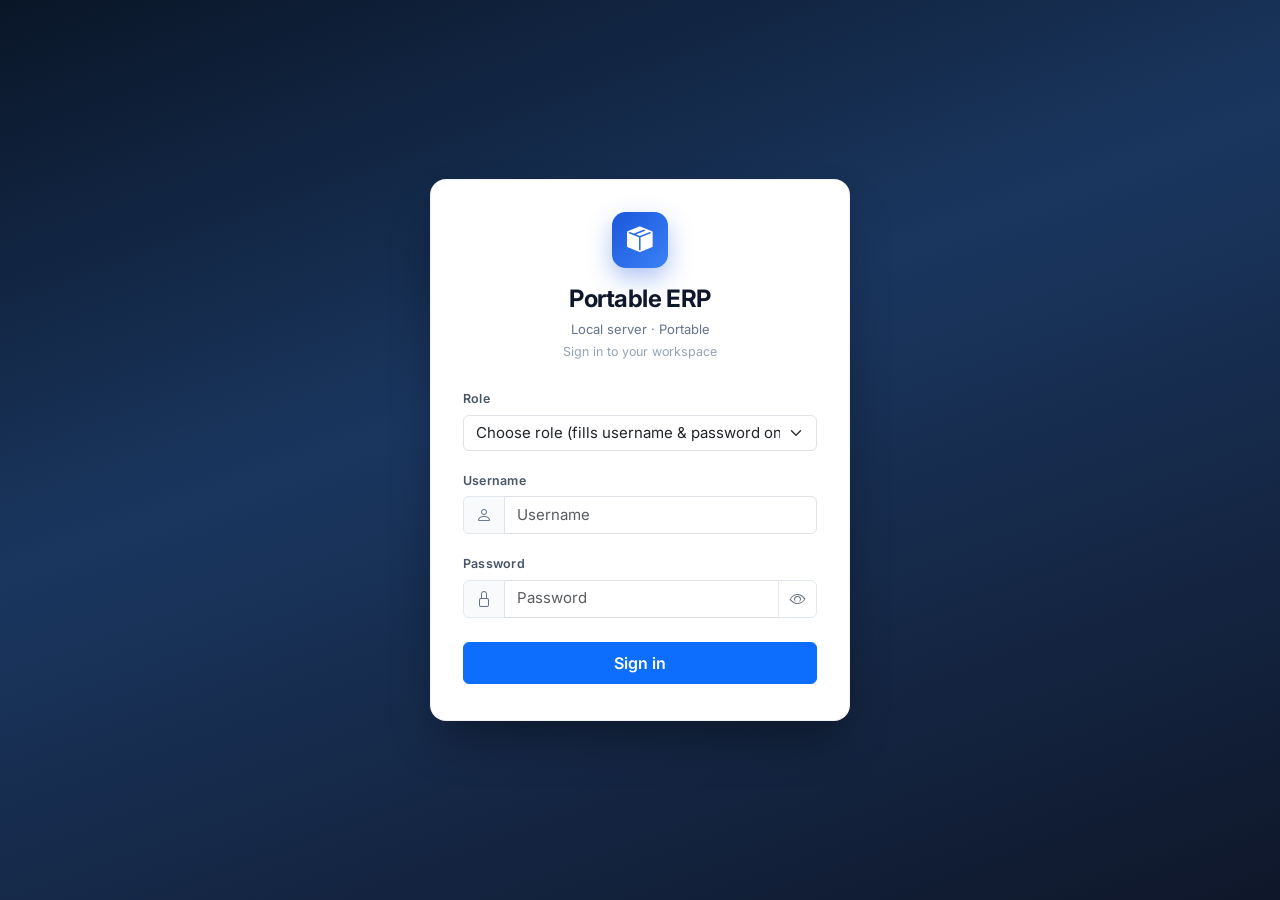
<file: index.html>
<!DOCTYPE html>
<html lang="en">
<head>
<meta charset="UTF-8"><meta name="viewport" content="width=device-width,initial-scale=1">
<title>Login — Portable ERP</title>
<link href="https://cdn.jsdelivr.net/npm/bootstrap@5.3.3/dist/css/bootstrap.min.css" rel="stylesheet">
<link href="https://cdn.jsdelivr.net/npm/bootstrap-icons@1.11.3/font/bootstrap-icons.min.css" rel="stylesheet">
<link href="css/erp.css" rel="stylesheet">
</head>
<body class="login-page">
<div class="login-shell">
  <div class="login-card">
    <div class="login-brand">
      <div class="login-logo"><i class="bi bi-box-seam-fill" aria-hidden="true"></i></div>
      <h1 class="login-title">Portable ERP</h1>
      <p class="login-tagline">Local server · Portable</p>
      <p class="login-hint">Sign in to your workspace</p>
    </div>

    <div id="alert-box" class="alert alert-danger d-none py-2 mb-3" role="alert"></div>

    <form id="login-form" class="login-form" novalidate>
      <div class="mb-3">
        <label class="form-label" for="role">Role</label>
        <select id="role" class="form-select" aria-describedby="role-help">
          <option value="">Choose role (fills username & password only)</option>
          <option value="admin">Admin</option>
          <option value="manager">Manager</option>
          <option value="operator">Operator</option>
        </select>
      </div>
      <div class="mb-3">
        <label class="form-label" for="username">Username</label>
        <div class="input-group">
          <span class="input-group-text" aria-hidden="true"><i class="bi bi-person"></i></span>
          <input type="text" id="username" class="form-control" placeholder="Username" required autocomplete="username">
        </div>
      </div>
      <div class="mb-4">
        <label class="form-label" for="password">Password</label>
        <div class="input-group">
          <span class="input-group-text" aria-hidden="true"><i class="bi bi-lock"></i></span>
          <input type="password" id="password" class="form-control" placeholder="Password" required autocomplete="current-password">
          <button type="button" class="btn btn-outline-secondary login-toggle-pw" id="toggle-pw" aria-label="Show password"><i class="bi bi-eye"></i></button>
        </div>
      </div>
      <button type="submit" class="btn btn-primary w-100 py-2 fw-semibold" id="login-btn">
        <span id="login-spinner" class="spinner-border spinner-border-sm d-none me-1" role="status" aria-hidden="true"></span>
        Sign in
      </button>
    </form>
  </div>
</div>

<script src="https://cdn.jsdelivr.net/npm/bootstrap@5.3.3/dist/js/bootstrap.bundle.min.js"></script>
<script src="js/data.js"></script>
<script src="js/app.js"></script>
<script>
if (ERPAPP.getUser()) { window.location.href = 'dashboard.html'; }

const ROLE_SAMPLES = {
  admin: { username: 'admin', password: 'admin123' },
  manager: { username: 'manager', password: 'mgr123' },
  operator: { username: 'operator', password: 'ops123' }
};

document.getElementById('role').addEventListener('change', function() {
  const v = this.value;
  if (v && ROLE_SAMPLES[v]) {
    document.getElementById('username').value = ROLE_SAMPLES[v].username;
    document.getElementById('password').value = ROLE_SAMPLES[v].password;
  }
});

document.getElementById('toggle-pw').addEventListener('click', function() {
  const pw = document.getElementById('password');
  const icon = this.querySelector('i');
  if (pw.type === 'password') { pw.type = 'text'; icon.className = 'bi bi-eye-slash'; this.setAttribute('aria-label', 'Hide password'); }
  else { pw.type = 'password'; icon.className = 'bi bi-eye'; this.setAttribute('aria-label', 'Show password'); }
});

document.getElementById('login-form').addEventListener('submit', function(e) {
  e.preventDefault();
  const username = document.getElementById('username').value.trim();
  const password = document.getElementById('password').value;
  const alertBox = document.getElementById('alert-box');
  const btn = document.getElementById('login-btn');
  const spinner = document.getElementById('login-spinner');

  alertBox.classList.add('d-none');
  btn.disabled = true; spinner.classList.remove('d-none');

  setTimeout(() => {
    const ok = ERPAPP.login(username, password);
    if (ok) { window.location.href = 'dashboard.html'; }
    else {
      alertBox.textContent = 'Invalid username or password. Please check credentials.';
      alertBox.classList.remove('d-none');
      btn.disabled = false; spinner.classList.add('d-none');
    }
  }, 400);
});
</script>
</body>
</html>
</file>
<file: css/erp.css>
/* Portable ERP — Custom Styles */
@import url('https://fonts.googleapis.com/css2?family=Inter:wght@300;400;500;600;700&display=swap');

:root {
  --erp-sidebar-width: 260px;
  --erp-topbar-height: 56px;
  --erp-primary: #1a56db;
  --erp-sidebar-bg: #0f172a;
  --erp-sidebar-text: #94a3b8;
  --erp-sidebar-active-bg: rgba(59,130,246,0.15);
  --erp-sidebar-active-text: #60a5fa;
  --erp-sidebar-hover-bg: rgba(255,255,255,0.05);
}

*{font-family:'Inter',sans-serif}
body{background:#f1f5f9;color:#1e293b;min-height:100vh}

/* ───── SIDEBAR ───── */
#erp-sidebar {
  position:fixed;top:0;left:0;bottom:0;
  width:var(--erp-sidebar-width);
  height:100vh;max-height:100vh;
  background:var(--erp-sidebar-bg);
  z-index:1040;
  display:flex;flex-direction:column;
  overflow:hidden;
  transition:transform .25s ease;
}
.sidebar-nav-scroll {
  flex:1 1 auto;
  min-height:0;
  overflow-y:auto;
  overflow-x:hidden;
  -webkit-overflow-scrolling:touch;
}
#erp-sidebar .sidebar-brand {
  flex-shrink:0;
  padding:1.25rem 1.25rem 1rem;
  border-bottom:1px solid rgba(255,255,255,.07);
}
#erp-sidebar .sidebar-brand .brand-title {
  font-size:1.1rem;font-weight:700;color:#f8fafc;letter-spacing:-.02em;
}
#erp-sidebar .sidebar-brand .brand-sub {
  font-size:.7rem;color:#64748b;margin-top:.15rem;letter-spacing:.05em;text-transform:uppercase;
}
#erp-sidebar .nav-section-label {
  font-size:.65rem;font-weight:600;letter-spacing:.08em;text-transform:uppercase;
  color:#475569;padding:.75rem 1.25rem .25rem;
}
#erp-sidebar .nav-link {
  display:flex;align-items:center;gap:.75rem;
  padding:.55rem 1.25rem;color:var(--erp-sidebar-text);
  border-radius:0;font-size:.875rem;font-weight:500;
  transition:background .15s,color .15s;text-decoration:none;
  white-space:nowrap;
}
#erp-sidebar .nav-link i { font-size:1rem;min-width:1.25rem; }
#erp-sidebar .nav-link:hover { background:var(--erp-sidebar-hover-bg);color:#e2e8f0; }
#erp-sidebar .nav-link.active { background:var(--erp-sidebar-active-bg);color:var(--erp-sidebar-active-text);font-weight:600; }
#erp-sidebar .nav-link.active i { color:var(--erp-sidebar-active-text); }
#erp-sidebar .erp-nav-sub { border-color:rgba(148,163,184,.35)!important; }
#erp-sidebar .erp-nav-sub .nav-link { font-size:.8125rem;padding:.35rem .5rem .35rem .75rem;border-radius:.35rem; }
#erp-sidebar .erp-nav-sub .nav-link.active { background:var(--erp-sidebar-active-bg);color:var(--erp-sidebar-active-text); }

.log-level-error { color:#b91c1c;background:#fef2f2;border:1px solid #fecaca; }
.log-level-warn { color:#b45309;background:#fffbeb;border:1px solid #fde68a; }
.log-pagination-bar { display:flex;flex-wrap:wrap;align-items:center;justify-content:space-between;gap:.75rem;padding:.75rem 1rem;border-top:1px solid #f1f5f9;background:#fafafa;font-size:.8125rem; }
.sidebar-footer {
  flex-shrink:0;
  padding:0;
  border-top:1px solid rgba(255,255,255,.12);
  background:linear-gradient(180deg,transparent 0%,rgba(0,0,0,.22) 100%);
}
.sidebar-footer .sidebar-logout {
  display:flex;align-items:center;gap:.75rem;
  width:100%;
  padding:.6rem 1.25rem .75rem;
  margin:0;
  border-radius:0;
  font-size:.875rem;font-weight:600;
  color:#f87171 !important;
  transition:background .15s,color .15s;
  box-sizing:border-box;
  line-height:1.3;
}
.sidebar-footer .sidebar-logout:hover { background:rgba(248,113,113,.1);color:#fca5a5 !important; }
.sidebar-footer .sidebar-logout i { font-size:1rem;min-width:1.25rem;flex-shrink:0; }

/* Global confirm dialog (injected by app.js) — above other modals */
#erp-confirm-modal.modal { z-index: 1060; }

/* ───── TOPBAR ───── */
#erp-topbar {
  position:fixed;top:0;left:var(--erp-sidebar-width);right:0;height:var(--erp-topbar-height);
  background:#fff;border-bottom:1px solid #e2e8f0;z-index:1030;
  display:flex;align-items:center;padding:0 1.5rem;gap:1rem;
}
#erp-topbar .page-title { font-size:1rem;font-weight:600;color:#0f172a;flex:1;min-width:0; }
#sidebar-toggler { display:none;background:none;border:none;font-size:1.25rem;color:#475569;cursor:pointer;flex-shrink:0; }

.erp-topbar-user {
  display:flex;
  flex-direction:column;
  align-items:flex-end;
  justify-content:center;
  gap:.2rem;
  max-width:min(240px,42vw);
  text-align:right;
}
.erp-topbar-name {
  font-size:.8125rem;
  font-weight:600;
  color:#0f172a;
  line-height:1.25;
  overflow:hidden;
  text-overflow:ellipsis;
  white-space:nowrap;
  width:100%;
}
#erp-role-badge { line-height:1; }
.erp-role-pill {
  display:inline-flex;
  align-items:center;
  font-size:.625rem;
  font-weight:700;
  letter-spacing:.08em;
  text-transform:uppercase;
  padding:.2rem .5rem;
  border-radius:.25rem;
  border:1px solid #e2e8f0;
  background:#f8fafc;
  color:#64748b;
}
.erp-role-pill[data-role="admin"] {
  border-color:#fecdd3;
  background:#fff1f2;
  color:#be123c;
}
.erp-role-pill[data-role="manager"] {
  border-color:#bfdbfe;
  background:#eff6ff;
  color:#1d4ed8;
}
.erp-role-pill[data-role="operator"] {
  border-color:#e2e8f0;
  background:#f1f5f9;
  color:#475569;
}

/* ───── MAIN CONTENT ───── */
#erp-main {
  margin-left:var(--erp-sidebar-width);
  padding-top:var(--erp-topbar-height);
  min-height:100vh;
}
.main-content { padding:1.5rem; }

/* ───── SIDEBAR BACKDROP (mobile) ───── */
#sidebar-backdrop {
  display:none;position:fixed;inset:0;background:rgba(0,0,0,.5);z-index:1039;
}
#sidebar-backdrop.show { display:block; }

/* ───── CARDS / KPI TILES ───── */
.kpi-card { border:none;border-radius:.75rem;box-shadow:0 1px 3px rgba(0,0,0,.08);transition:box-shadow .2s; }
.kpi-card:hover { box-shadow:0 4px 12px rgba(0,0,0,.12); }
.kpi-value { font-size:1.65rem;font-weight:700;color:#0f172a;line-height:1.15;letter-spacing:-.02em; }
.kpi-label { font-size:.8rem;color:#64748b;font-weight:500;margin-top:.35rem;line-height:1.3; }

/* Dashboard KPI strip — scoped; other pages keep .kpi-card + .kpi-value */
.erp-dashboard-kpis .erp-dash-kpi {
  display:flex;
  border-radius:.75rem;
  background:#fff;
  border:1px solid #e2e8f0;
  box-shadow:0 1px 2px rgba(15,23,42,.06);
  overflow:hidden;
  transition:box-shadow .2s,border-color .2s;
  min-height:128px;
}
.erp-dashboard-kpis .erp-dash-kpi:hover {
  box-shadow:0 10px 28px rgba(15,23,42,.1);
  border-color:#cbd5e1;
}
.erp-dashboard-kpis .erp-dash-kpi-accent {
  width:4px;flex-shrink:0;
  background:var(--erp-dash-accent,#2563eb);
}
.erp-dashboard-kpis .erp-dash-kpi-body {
  flex:1;min-width:0;padding:.95rem 1rem 1rem;
  display:flex;flex-direction:column;
}
.erp-dashboard-kpis .erp-dash-kpi-head {
  display:flex;align-items:flex-start;justify-content:space-between;gap:.5rem;
  margin-bottom:.4rem;
}
.erp-dashboard-kpis .erp-dash-kpi-label {
  font-size:.68rem;font-weight:700;text-transform:uppercase;letter-spacing:.07em;
  color:#64748b;line-height:1.35;padding-top:.1rem;
}
.erp-dashboard-kpis .erp-dash-kpi-icon {
  width:2.35rem;height:2.35rem;border-radius:.55rem;flex-shrink:0;
  display:flex;align-items:center;justify-content:center;
  font-size:1.05rem;
  background:var(--erp-dash-icon-bg,#eff6ff);
  color:var(--erp-dash-icon-fg,#2563eb);
}
.erp-dashboard-kpis .erp-dash-kpi-value {
  font-size:1.55rem;font-weight:700;line-height:1.12;letter-spacing:-.03em;
  color:#0f172a;font-variant-numeric:tabular-nums;
}
.erp-dashboard-kpis .erp-dash-kpi-value.text-success { color:#15803d !important; }
.erp-dashboard-kpis .erp-dash-kpi-value.text-warning { color:#b45309 !important; }
.erp-dashboard-kpis .erp-dash-kpi-value.text-danger { color:#b91c1c !important; }
.erp-dashboard-kpis .erp-dash-kpi-meta {
  font-size:.72rem;color:#94a3b8;margin-top:.4rem;line-height:1.4;
  min-height:1.05rem;
}
.erp-dashboard-kpis .erp-dash-kpi--indigo {
  --erp-dash-accent:linear-gradient(180deg,#4f46e5,#6366f1);
  --erp-dash-icon-bg:#eef2ff;--erp-dash-icon-fg:#4338ca;
}
.erp-dashboard-kpis .erp-dash-kpi--emerald {
  --erp-dash-accent:linear-gradient(180deg,#059669,#10b981);
  --erp-dash-icon-bg:#ecfdf5;--erp-dash-icon-fg:#047857;
}
.erp-dashboard-kpis .erp-dash-kpi--amber {
  --erp-dash-accent:linear-gradient(180deg,#d97706,#f59e0b);
  --erp-dash-icon-bg:#fffbeb;--erp-dash-icon-fg:#b45309;
}
.erp-dashboard-kpis .erp-dash-kpi--sky {
  --erp-dash-accent:linear-gradient(180deg,#0284c7,#38bdf8);
  --erp-dash-icon-bg:#e0f2fe;--erp-dash-icon-fg:#0369a1;
}
.erp-dashboard-kpis .erp-dash-kpi--rose {
  --erp-dash-accent:linear-gradient(180deg,#e11d48,#fb7185);
  --erp-dash-icon-bg:#fff1f2;--erp-dash-icon-fg:#be123c;
}
.erp-dashboard-kpis .erp-dash-kpi--green {
  --erp-dash-accent:linear-gradient(180deg,#16a34a,#4ade80);
  --erp-dash-icon-bg:#f0fdf4;--erp-dash-icon-fg:#166534;
}
.erp-dashboard-kpis .erp-dash-kpi--orange {
  --erp-dash-accent:linear-gradient(180deg,#ea580c,#fb923c);
  --erp-dash-icon-bg:#fff7ed;--erp-dash-icon-fg:#c2410c;
}
.erp-dashboard-kpis .erp-dash-kpi--red {
  --erp-dash-accent:linear-gradient(180deg,#dc2626,#f87171);
  --erp-dash-icon-bg:#fef2f2;--erp-dash-icon-fg:#b91c1c;
}

/* ───── TABLES ───── */
.erp-table { font-size:.875rem; }
.erp-table.erp-table-compact { font-size:.8125rem; }
.erp-table.erp-table-compact thead th { padding:.45rem .65rem;font-size:.68rem; }
.erp-table.erp-table-compact tbody td { padding:.45rem .65rem; }
.erp-table thead th { background:#f8fafc;font-weight:600;font-size:.75rem;text-transform:uppercase;letter-spacing:.05em;color:#475569;border-bottom:1px solid #e2e8f0;padding:.7rem 1rem; }

/* Modals: tables match page styling (same .erp-table rules) */
.modal-body .erp-modal-table-wrap {
  border: 1px solid #e2e8f0;
  border-radius: 0.5rem;
  overflow: hidden;
  background: #fff;
}
.modal-body .erp-modal-table-wrap .erp-table {
  margin-bottom: 0;
}
.erp-table tbody td { padding:.65rem 1rem;vertical-align:middle;border-bottom:1px solid #f1f5f9;color:#334155; }
.erp-table tbody tr:last-child td { border-bottom:none; }
.erp-table tbody tr:hover td { background:#f8fafc; }
/* Overdue / danger rows: slightly deeper rose on hover (avoids gray from default row hover) */
.erp-table tbody tr.table-danger:hover td {
  background:#f1aeb5;
}
.erp-table-actions {
  display:inline-flex;flex-wrap:nowrap;align-items:center;justify-content:center;
  gap:.12rem;vertical-align:middle;
}

/* Document refs (PO#, SO#, job#) — sans-serif + tabular figures, not monospace body */
.erp-doc-ref {
  font-family:'Inter',system-ui,sans-serif;
  font-variant-numeric:tabular-nums;
  font-size:.8125rem;
  font-weight:600;
  color:#0f172a;
  letter-spacing:.01em;
}

/* Reports: segmented tab bar */
.erp-report-tabs-card {
  background:linear-gradient(180deg,#f8fafc 0%,#f1f5f9 100%);
  border:1px solid #e2e8f0;
  border-radius:.75rem;
  padding:.4rem;
  box-shadow:0 1px 2px rgba(15,23,42,.04);
}
.erp-report-nav {
  display:flex;
  flex-wrap:nowrap;
  gap:.35rem;
  overflow-x:auto;
  overflow-y:hidden;
  -webkit-overflow-scrolling:touch;
  scrollbar-width:thin;
}
.erp-report-nav::-webkit-scrollbar { height:4px; }
.erp-report-nav::-webkit-scrollbar-thumb { background:#cbd5e1;border-radius:4px; }
.erp-report-nav .nav-item { flex-shrink:0; }
.erp-report-nav .nav-link {
  display:inline-flex;
  align-items:center;
  gap:.4rem;
  padding:.5rem .95rem;
  border-radius:.5rem;
  font-size:.8125rem;
  font-weight:600;
  color:#475569;
  white-space:nowrap;
  border:1px solid transparent;
  line-height:1.25;
  transition:background .15s,color .15s,border-color .15s,box-shadow .15s;
}
.erp-report-nav .nav-link i { font-size:1rem;opacity:.88;flex-shrink:0; }
.erp-report-nav .nav-link:hover {
  background:#fff;
  color:#0f172a;
  border-color:#e2e8f0;
}
.erp-report-nav .nav-link.active {
  background:var(--erp-primary);
  color:#fff;
  border-color:var(--erp-primary);
  box-shadow:0 2px 10px rgba(26,86,219,.28);
}
.erp-report-nav .nav-link.active i { opacity:1;color:inherit; }
.btn-action-bracket {
  display:inline-flex !important;
  align-items:center;
  justify-content:center;
  width:1.28rem !important;
  height:1.28rem !important;
  min-width:1.28rem !important;
  padding:0 !important;
  border-radius:2px !important;
  line-height:1 !important;
  font-size:.58rem !important;
}
.btn-action-bracket i {
  font-size:.68rem !important;
  line-height:1;
  vertical-align:0;
}
.td-nowrap { white-space:nowrap; }

/* ───── PAGE HEADER ───── */
.page-header { display:flex;align-items:center;justify-content:space-between;margin-bottom:1.5rem;flex-wrap:wrap;gap:.75rem; }
.page-header h1 { font-size:1.35rem;font-weight:700;color:#0f172a;margin:0; }
.page-header p { font-size:.85rem;color:#64748b;margin:.1rem 0 0; }

/* ───── LOGIN PAGE ───── */
.login-page {
  min-height:100vh;
  margin:0;
  background:linear-gradient(160deg,#0a1628 0%,#1a365f 42%,#0f172a 100%);
  display:flex;
  align-items:center;
  justify-content:center;
  padding:1.5rem;
  box-sizing:border-box;
}
.login-shell {
  width:100%;
  max-width:420px;
  display:flex;
  flex-direction:column;
  align-items:stretch;
  gap:1.25rem;
}
.login-card {
  background:#fff;
  border-radius:1rem;
  border:1px solid rgba(15,23,42,.06);
  box-shadow:0 25px 50px -12px rgba(0,0,0,.4),0 0 0 1px rgba(255,255,255,.04) inset;
  padding:2rem 2rem 2.25rem;
  width:100%;
}
.login-brand {
  text-align:center;
  margin-bottom:1.5rem;
}
.login-logo {
  width:56px;height:56px;
  margin:0 auto 1rem;
  background:linear-gradient(135deg,#1a56db,#3b82f6);
  border-radius:.85rem;
  display:flex;align-items:center;justify-content:center;
  font-size:1.6rem;color:#fff;
  box-shadow:0 10px 24px rgba(26,86,219,.35);
}
.login-title {
  font-size:1.5rem;font-weight:700;color:#0f172a;
  margin:0 0 .35rem;line-height:1.25;
  letter-spacing:-.02em;
}
.login-tagline {
  font-size:.8125rem;color:#64748b;margin:0 0 .2rem;
}
.login-hint {
  font-size:.78rem;color:#94a3b8;margin:0;
}
.login-form { text-align:left; }
.login-form .form-label {
  font-size:.78rem;font-weight:600;color:#475569;
  margin-bottom:.35rem;
  letter-spacing:.02em;
}
.login-form .form-control,
.login-form .form-select {
  font-size:.9375rem;
}
.login-form .input-group-text {
  background:#f8fafc;
  border-color:#e2e8f0;
  color:#64748b;
  padding-left:.75rem;padding-right:.75rem;
}
.login-form .form-control:focus,
.login-form .form-select:focus {
  border-color:#93c5fd;
  box-shadow:0 0 0 .2rem rgba(59,130,246,.12);
}
.login-form .input-group > .form-control:focus { z-index:3; }
.login-toggle-pw {
  border-color:#e2e8f0;
  padding-left:.65rem;padding-right:.65rem;
}
.login-toggle-pw:hover { background:#f8fafc;border-color:#cbd5e1; }
.login-foot {
  font-size:.72rem;
  color:rgba(255,255,255,.45);
  margin:0;
  padding:0 .5rem;
}

/* ───── BADGES ───── */
.badge-sm { font-size:.7rem;padding:.25em .6em; }

/* ───── STOCK INDICATOR ───── */
.stock-ok { color:#16a34a; }
.stock-low { color:#dc2626; }
.stock-warn { color:#d97706; }

/* ───── ACTIVITY FEED ───── */
.activity-item { display:flex;gap:1rem;padding:.75rem 0; }
.activity-icon { width:36px;height:36px;border-radius:50%;display:flex;align-items:center;justify-content:center;font-size:.9rem;flex-shrink:0;margin-top:.1rem; }
.activity-body { flex:1;min-width:0; }
.activity-body p { font-size:.85rem;color:#334155;margin:0;line-height:1.4; }
.activity-body small { color:#94a3b8;font-size:.75rem; }

/* ───── PROGRESS ───── */
.progress-xs { height:6px;border-radius:3px; }

/* ───── FILTERS BAR ───── */
.filter-bar { background:#fff;border-radius:.75rem;padding:1rem 1.25rem;margin-bottom:1.25rem;border:1px solid #e2e8f0;display:flex;flex-wrap:wrap;gap:.75rem;align-items:flex-end; }
.filter-bar label { font-size:.75rem;font-weight:600;color:#475569;margin-bottom:.25rem;display:block;text-transform:uppercase;letter-spacing:.04em; }

/* ───── FORM MODAL ───── */
.modal-header { background:#f8fafc;border-bottom:1px solid #e2e8f0; }
.modal-title { font-weight:700;font-size:1rem; }
.form-label { font-size:.8rem;font-weight:600;color:#475569;margin-bottom:.3rem; }
.form-control,.form-select { font-size:.875rem; }
.form-control:focus,.form-select:focus { border-color:#60a5fa;box-shadow:0 0 0 .2rem rgba(59,130,246,.15); }

/* ───── DETAIL PANELS ───── */
.detail-label { font-size:.75rem;font-weight:600;color:#94a3b8;text-transform:uppercase;letter-spacing:.05em; }
.detail-value { font-size:.95rem;color:#0f172a;margin-top:.15rem;font-weight:500; }

/* ───── RESPONSIVE ───── */
@media (max-width:991.98px) {
  #sidebar-toggler { display:block; }
  #erp-sidebar { transform:translateX(-100%); }
  #erp-sidebar.show { transform:translateX(0); }
  #erp-main { margin-left:0; }
  #erp-topbar { left:0; }
  .main-content { padding:1rem; }
  .kpi-value { font-size:1.5rem; }
  .erp-dashboard-kpis .erp-dash-kpi-value { font-size:1.35rem; }
  .erp-dashboard-kpis .erp-dash-kpi { min-height:118px; }
  .erp-topbar-user { max-width:min(200px,50vw); }
  .erp-topbar-name { font-size:.75rem; }
  .erp-role-pill { font-size:.55rem;padding:.15rem .4rem; }
}

/* ───── REPORT STAT BOXES ───── */
.report-stat { background:#fff;border-radius:.75rem;padding:1.25rem;border:1px solid #e2e8f0;text-align:center; }
.report-stat .stat-value { font-size:1.6rem;font-weight:700;color:#1a56db; }
.report-stat .stat-label { font-size:.78rem;color:#64748b;margin-top:.25rem; }

/* ───── EMPTY STATE ───── */
.empty-state { text-align:center;padding:3rem 1rem; }
.empty-state i { font-size:2.5rem;color:#cbd5e1;margin-bottom:1rem; }
.empty-state p { color:#94a3b8;font-size:.9rem; }

/* ───── MISC ───── */
.cursor-pointer { cursor:pointer; }
.text-mono { font-family:'Courier New',monospace;font-size:.85em; }
a { text-decoration:none; }
</file>
